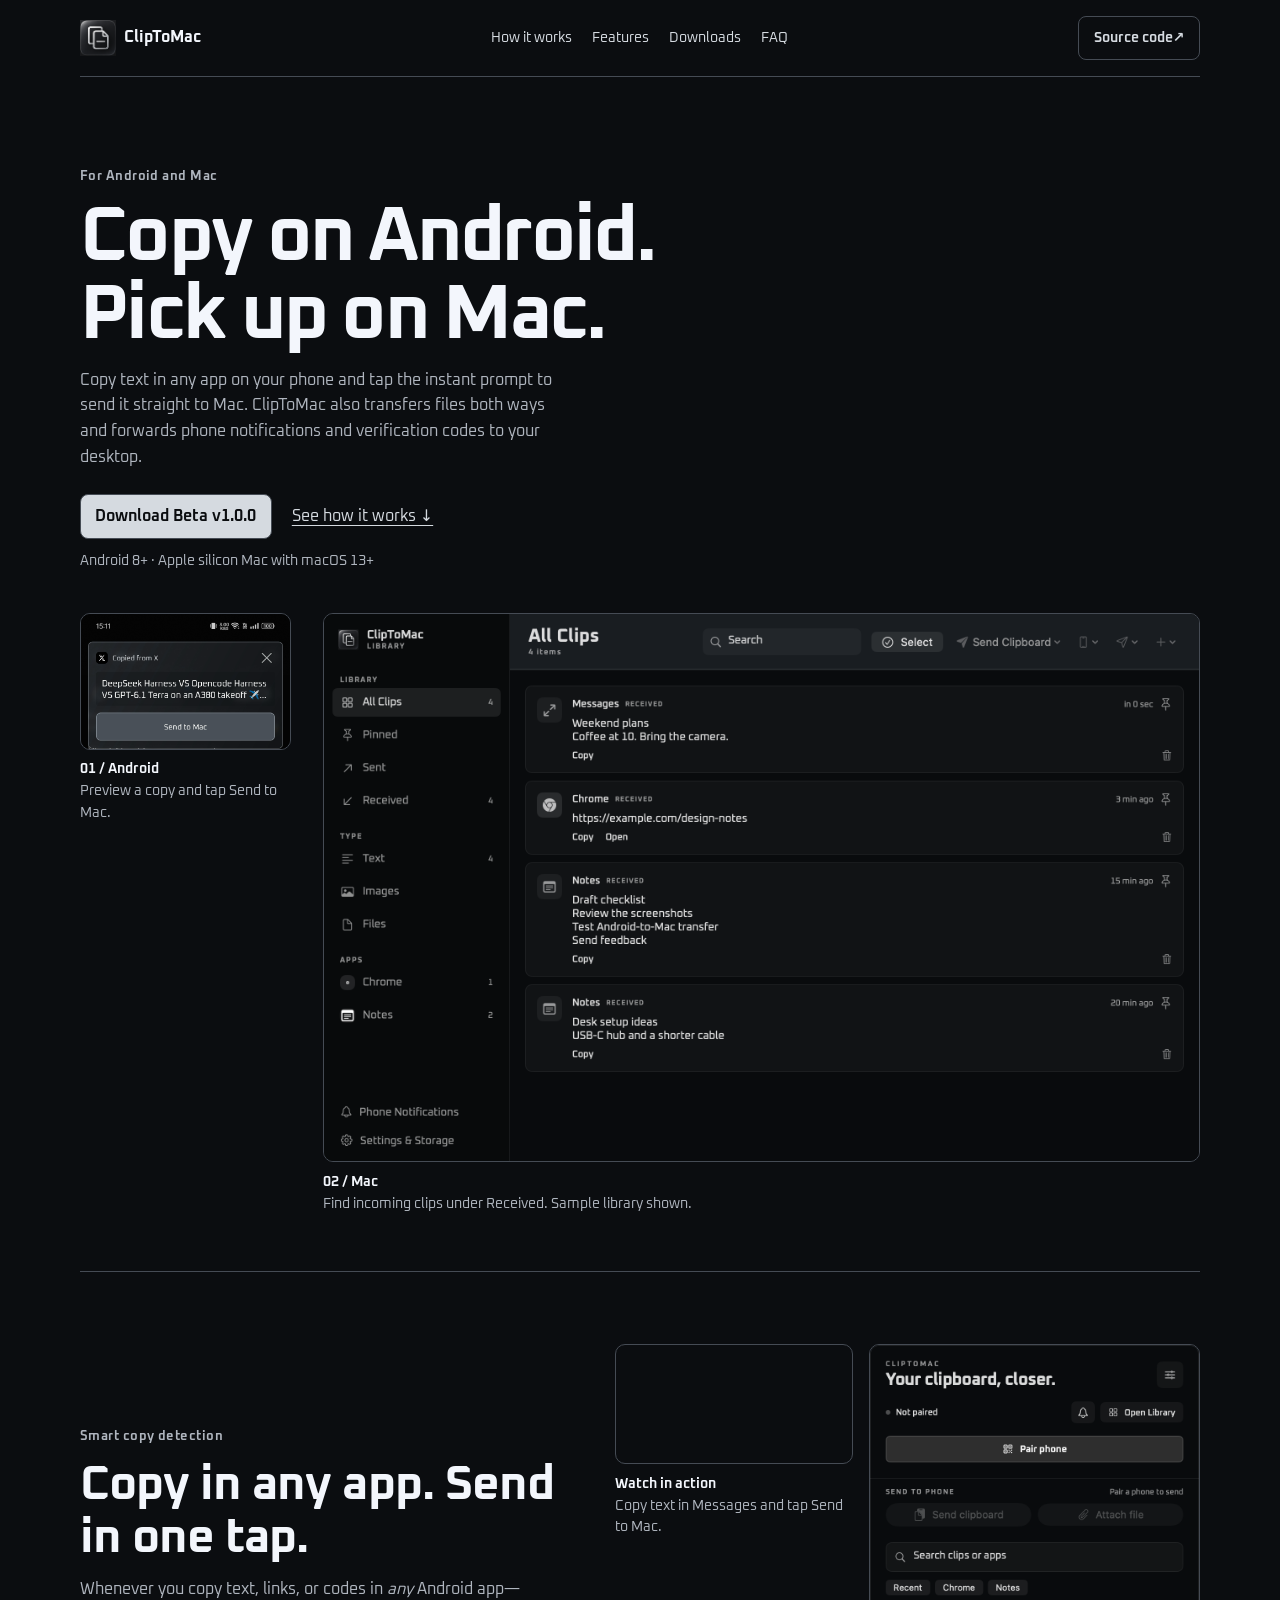
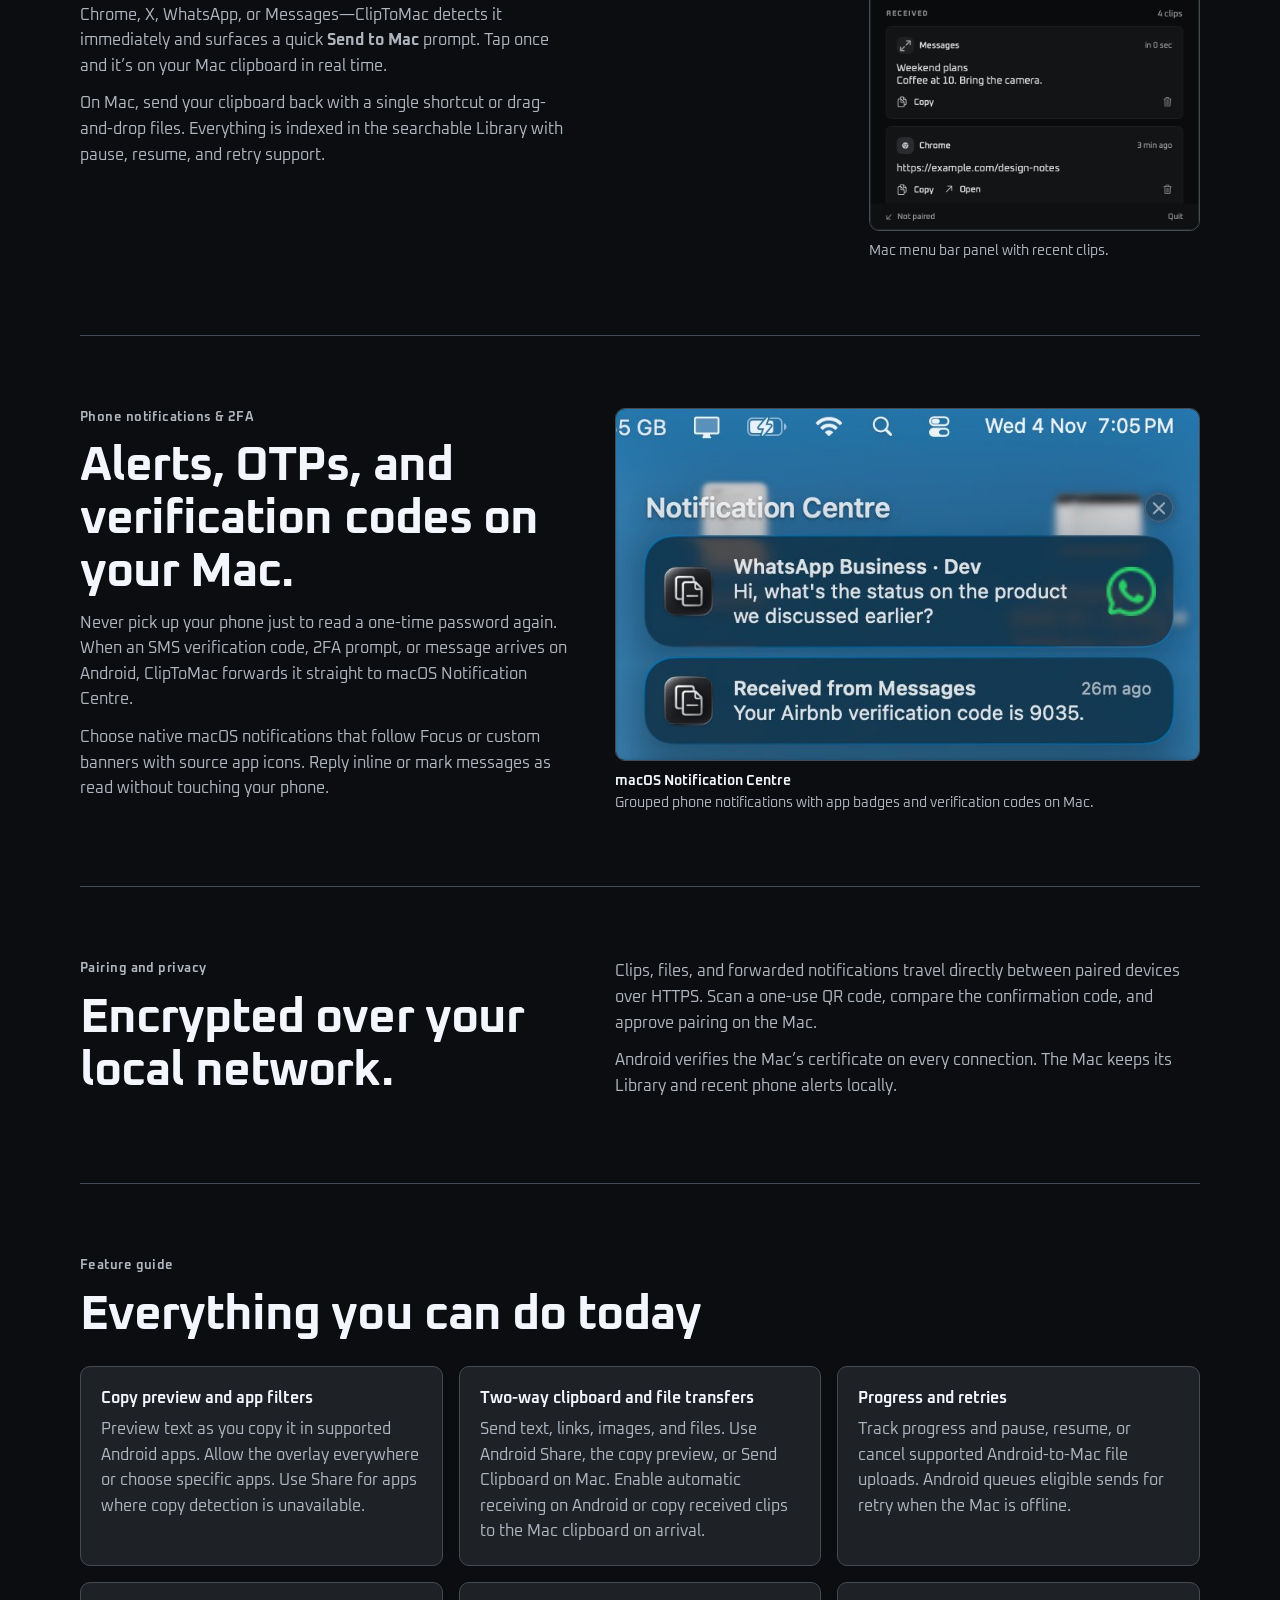
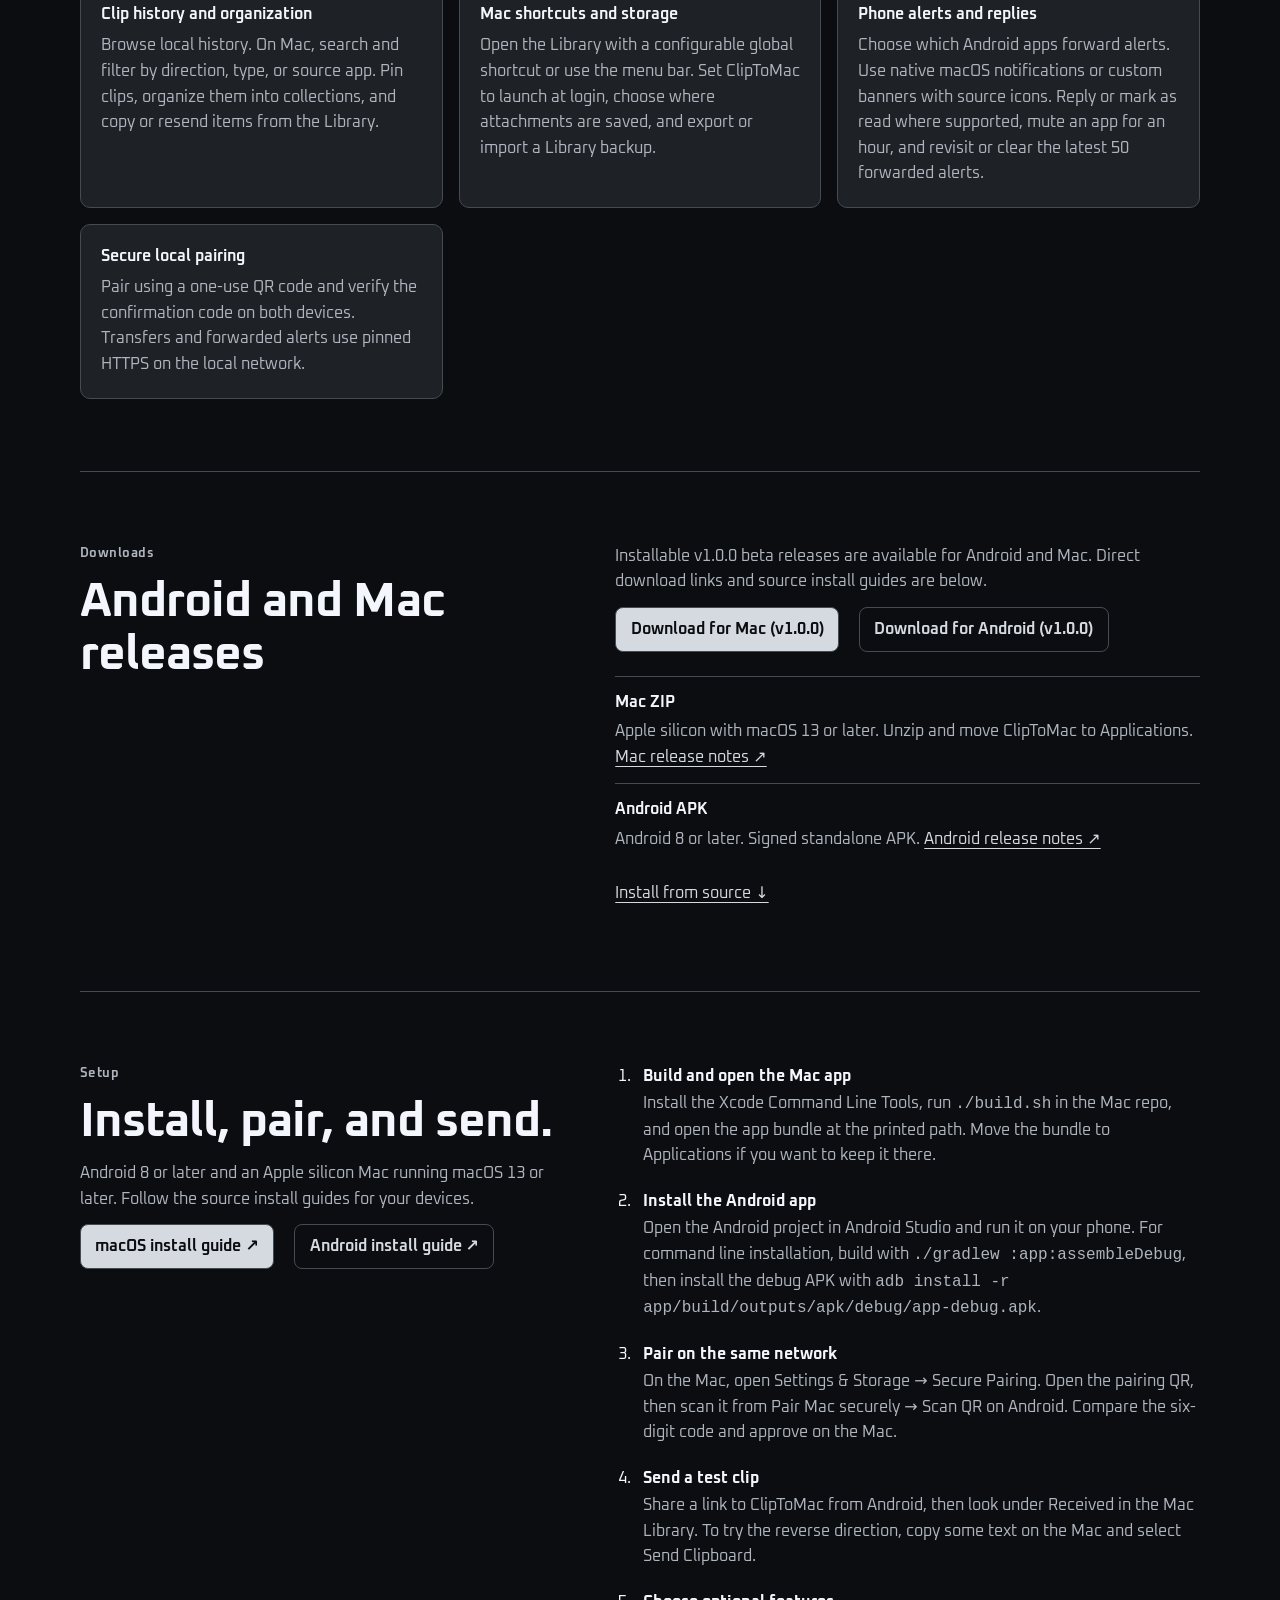
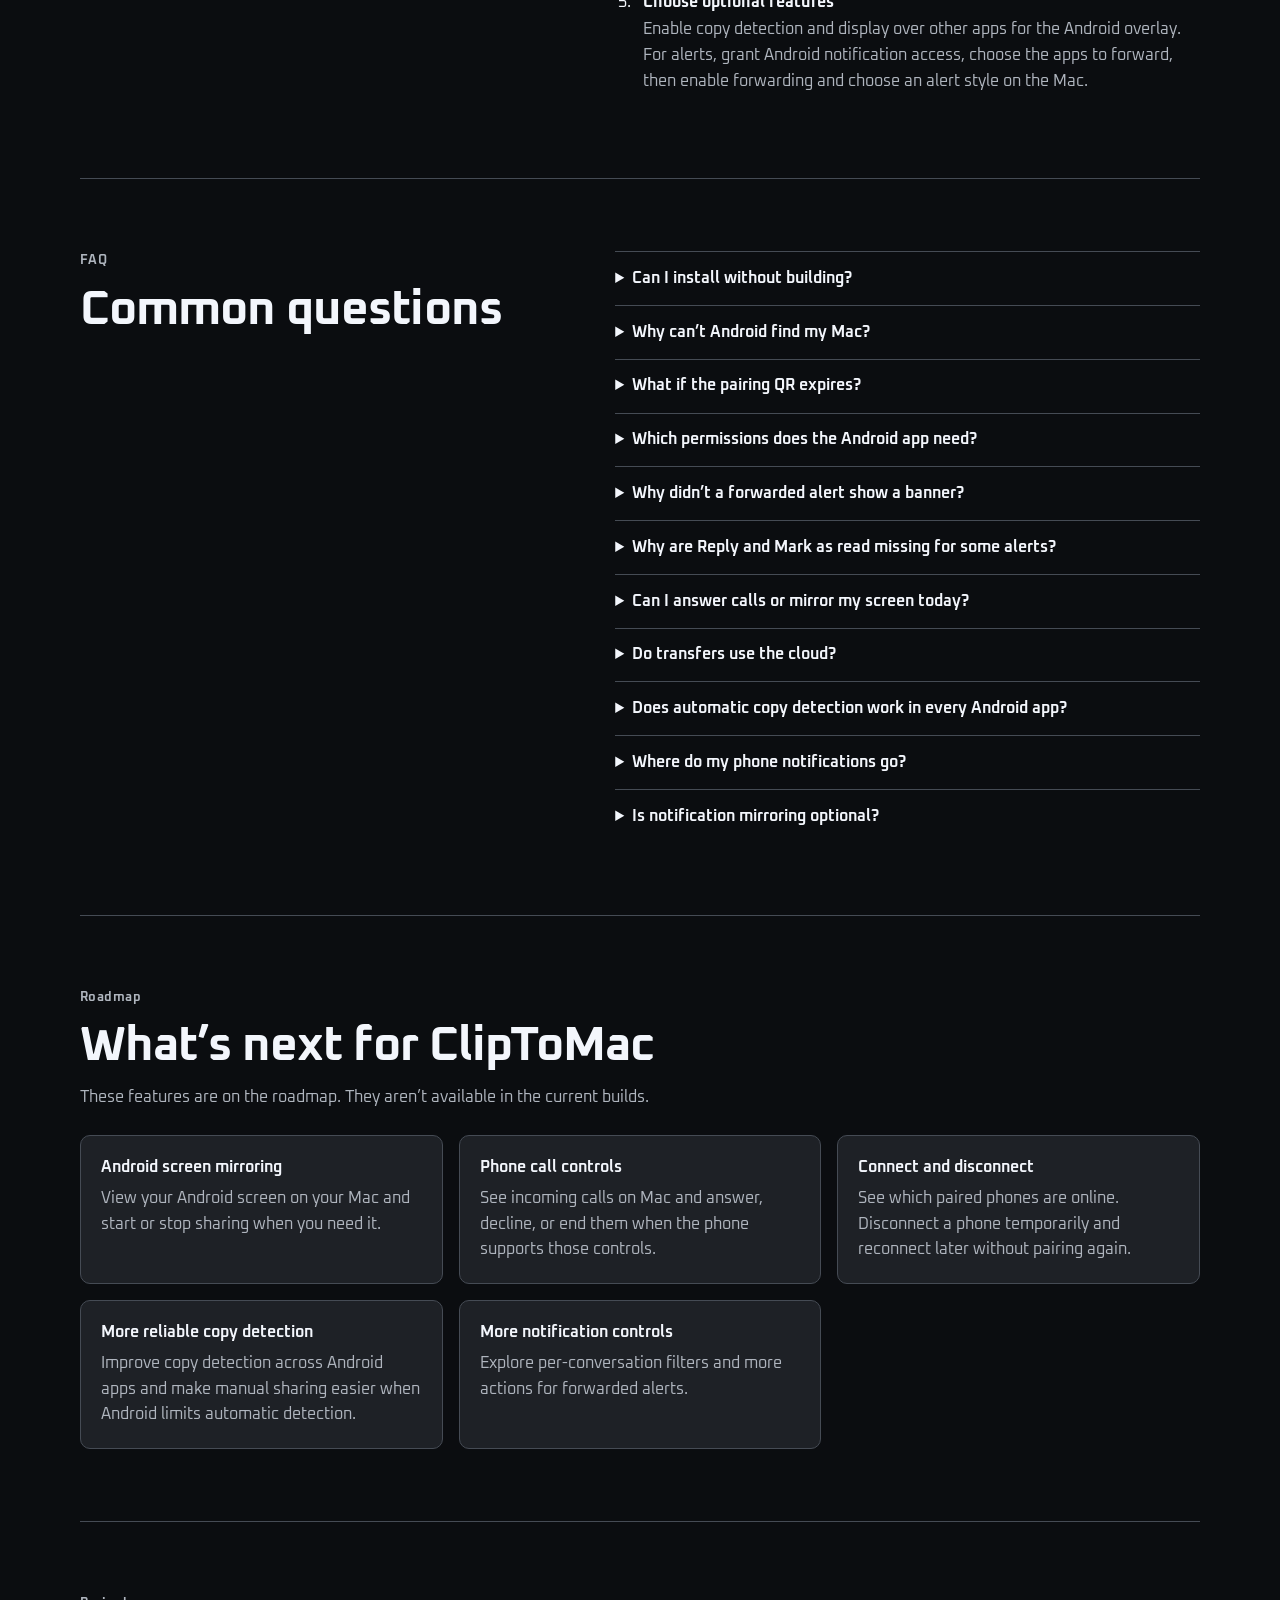
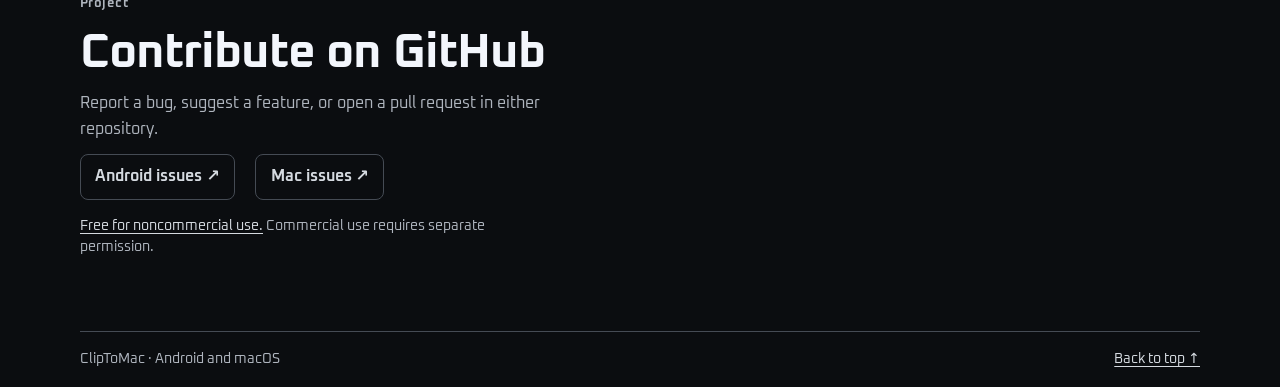
<file: site/index.html>
<!doctype html>
<html lang="en">
<head>
  <meta charset="utf-8">
  <meta name="viewport" content="width=device-width, initial-scale=1">
  <meta name="description" content="Move clips and files between Android and Mac, and see selected phone notifications on your desktop.">
  <meta name="theme-color" content="#0b0d10">
  <title>ClipToMac — Android and Mac, in sync</title>
  <link rel="icon" href="assets/cliptomac.png">
  <link rel="stylesheet" href="style.css">
</head>
<body>
  <a class="skip-link" href="#main">Skip to content</a>
  <header class="shell topbar">
    <a class="brand" href="#"><img src="assets/cliptomac.png" alt="" width="36" height="36">ClipToMac</a>
    <nav aria-label="Main"><a href="#features">How it works</a><a href="#all-features">Features</a><a href="#downloads">Downloads</a><a href="#faq">FAQ</a></nav>
    <a class="button quiet source-link" href="https://github.com/vedraj360/cliptomac-mac">Source code <span aria-hidden="true">↗</span></a>
  </header>
  <main id="main" class="shell">
    <section class="hero" aria-labelledby="hero-title">
      <div class="hero-copy">
        <p class="eyebrow">For Android and Mac</p>
        <h1 id="hero-title">Copy on Android.<br>Pick up on Mac.</h1>
        <p>Copy text in any app on your phone and tap the instant prompt to send it straight to Mac. ClipToMac also transfers files both ways and forwards phone notifications and verification codes to your desktop.</p>
        <div class="hero-actions">
          <a class="button primary" href="#downloads">Download Beta v1.0.0</a>
          <a href="#features">See how it works ↓</a>
        </div>
        <p class="hero-note">Android 8+ · Apple silicon Mac with macOS 13+</p>
      </div>
      <div id="screenshots" class="product-shots">
        <figure class="product-shot product-shot-phone">
          <img src="assets/android-copy-overlay.png" width="720" height="465" alt="ClipToMac copy preview on Android with a Send to Mac button">
          <figcaption><span>01 / Android</span> Preview a copy and tap Send to Mac.</figcaption>
        </figure>
        <figure class="product-shot product-shot-mac">
          <img src="assets/mac-library.png" width="2080" height="1300" alt="Mac Library with sample clips and filters for sent and received items">
          <figcaption><span>02 / Mac</span> Find incoming clips under Received. Sample library shown.</figcaption>
        </figure>
      </div>
    </section>

    <section id="features" class="section feature">
      <div>
        <p class="eyebrow">Smart copy detection</p>
        <h2>Copy in any app. Send in one tap.</h2>
        <p>Whenever you copy text, links, or codes in <em>any</em> Android app—Chrome, X, WhatsApp, or Messages—ClipToMac detects it immediately and surfaces a quick <strong>Send to Mac</strong> prompt. Tap once and it’s on your Mac clipboard in real time.</p>
        <p>On Mac, send your clipboard back with a single shortcut or drag-and-drop files. Everything is indexed in the searchable Library with pause, resume, and retry support.</p>
      </div>
      <div class="feature-captures">
        <figure class="product-shot">
          <video autoplay loop muted playsinline width="576" height="1280">
            <source src="assets/demo.mp4" type="video/mp4">
          </video>
          <figcaption><span>Watch in action</span> Copy text in Messages and tap Send to Mac.</figcaption>
        </figure>
        <figure class="product-shot">
          <img src="assets/mac-menu.png" width="840" height="1240" loading="lazy" alt="ClipToMac menu bar panel with sample clips, search, and Open Library">
          <figcaption>Mac menu bar panel with recent clips.</figcaption>
        </figure>
      </div>
    </section>

    <section id="notifications" class="section split">
      <div>
        <p class="eyebrow">Phone notifications &amp; 2FA</p>
        <h2>Alerts, OTPs, and verification codes on your Mac.</h2>
        <p>Never pick up your phone just to read a one-time password again. When an SMS verification code, 2FA prompt, or message arrives on Android, ClipToMac forwards it straight to macOS Notification Centre.</p>
        <p>Choose native macOS notifications that follow Focus or custom banners with source app icons. Reply inline or mark messages as read without touching your phone.</p>
      </div>
      <div>
        <figure class="product-shot">
          <img src="assets/mac-notification-banner.png" width="756" height="456" loading="lazy" alt="macOS Notification Centre showing forwarded WhatsApp Business and Messages alerts">
          <figcaption><span>macOS Notification Centre</span> Grouped phone notifications with app badges and verification codes on Mac.</figcaption>
        </figure>
      </div>
    </section>

    <section id="security" class="section split">
      <div><p class="eyebrow">Pairing and privacy</p><h2>Encrypted over your local network.</h2></div>
      <div>
        <p>Clips, files, and forwarded notifications travel directly between paired devices over HTTPS. Scan a one-use QR code, compare the confirmation code, and approve pairing on the Mac.</p>
        <p>Android verifies the Mac’s certificate on every connection. The Mac keeps its Library and recent phone alerts locally.</p>
      </div>
    </section>

    <section id="all-features" class="section">
      <p class="eyebrow">Feature guide</p>
      <h2>Everything you can do today</h2>
      <dl class="feature-grid">
        <div><dt>Copy preview and app filters</dt><dd>Preview text as you copy it in supported Android apps. Allow the overlay everywhere or choose specific apps. Use Share for apps where copy detection is unavailable.</dd></div>
        <div><dt>Two-way clipboard and file transfers</dt><dd>Send text, links, images, and files. Use Android Share, the copy preview, or Send Clipboard on Mac. Enable automatic receiving on Android or copy received clips to the Mac clipboard on arrival.</dd></div>
        <div><dt>Progress and retries</dt><dd>Track progress and pause, resume, or cancel supported Android-to-Mac file uploads. Android queues eligible sends for retry when the Mac is offline.</dd></div>
        <div><dt>Clip history and organization</dt><dd>Browse local history. On Mac, search and filter by direction, type, or source app. Pin clips, organize them into collections, and copy or resend items from the Library.</dd></div>
        <div><dt>Mac shortcuts and storage</dt><dd>Open the Library with a configurable global shortcut or use the menu bar. Set ClipToMac to launch at login, choose where attachments are saved, and export or import a Library backup.</dd></div>
        <div><dt>Phone alerts and replies</dt><dd>Choose which Android apps forward alerts. Use native macOS notifications or custom banners with source icons. Reply or mark as read where supported, mute an app for an hour, and revisit or clear the latest 50 forwarded alerts.</dd></div>
        <div><dt>Secure local pairing</dt><dd>Pair using a one-use QR code and verify the confirmation code on both devices. Transfers and forwarded alerts use pinned HTTPS on the local network.</dd></div>
      </dl>
    </section>

    <section id="downloads" class="section split">
      <div><p class="eyebrow">Downloads</p><h2>Android and Mac releases</h2></div>
      <div>
        <p>Installable v1.0.0 beta releases are available for Android and Mac. Direct download links and source install guides are below.</p>
        <div class="setup-links" style="margin-bottom: 1.5rem;">
          <a class="button primary" href="https://github.com/vedraj360/cliptomac-mac/releases/download/v1.0.0/ClipToMac-macos-arm64.zip">Download for Mac (v1.0.0)</a>
          <a class="button quiet" href="https://github.com/vedraj360/cliptomac-android/releases/download/v1.0.0/ClipToMac-android.apk">Download for Android (v1.0.0)</a>
        </div>
        <dl class="feature-list">
          <div><dt>Mac ZIP</dt><dd>Apple silicon with macOS 13 or later. Unzip and move ClipToMac to Applications. <a href="https://github.com/vedraj360/cliptomac-mac/releases/tag/v1.0.0">Mac release notes ↗</a></dd></div>
          <div><dt>Android APK</dt><dd>Android 8 or later. Signed standalone APK. <a href="https://github.com/vedraj360/cliptomac-android/releases/tag/v1.0.0">Android release notes ↗</a></dd></div>
        </dl>
        <p><a href="#setup">Install from source ↓</a></p>
      </div>
    </section>

    <section id="setup" class="section setup">
      <div>
        <p class="eyebrow">Setup</p>
        <h2>Install, pair, and send.</h2>
        <p>Android 8 or later and an Apple silicon Mac running macOS 13 or later. Follow the source install guides for your devices.</p>
        <div class="setup-links">
          <a class="button primary" href="https://github.com/vedraj360/cliptomac-mac#install-from-source">macOS install guide ↗</a>
          <a class="button quiet" href="https://github.com/vedraj360/cliptomac-android#install-from-source">Android install guide ↗</a>
        </div>
      </div>
      <ol>
        <li><div><h3>Build and open the Mac app</h3><p>Install the Xcode Command Line Tools, run <code>./build.sh</code> in the Mac repo, and open the app bundle at the printed path. Move the bundle to Applications if you want to keep it there.</p></div></li>
        <li><div><h3>Install the Android app</h3><p>Open the Android project in Android Studio and run it on your phone. For command line installation, build with <code>./gradlew :app:assembleDebug</code>, then install the debug APK with <code>adb install -r app/build/outputs/apk/debug/app-debug.apk</code>.</p></div></li>
        <li><div><h3>Pair on the same network</h3><p>On the Mac, open Settings &amp; Storage → Secure Pairing. Open the pairing QR, then scan it from Pair Mac securely → Scan QR on Android. Compare the six-digit code and approve on the Mac.</p></div></li>
        <li><div><h3>Send a test clip</h3><p>Share a link to ClipToMac from Android, then look under Received in the Mac Library. To try the reverse direction, copy some text on the Mac and select Send Clipboard.</p></div></li>
        <li><div><h3>Choose optional features</h3><p>Enable copy detection and display over other apps for the Android overlay. For alerts, grant Android notification access, choose the apps to forward, then enable forwarding and choose an alert style on the Mac.</p></div></li>
      </ol>
    </section>

    <section id="faq" class="section faq">
      <div><p class="eyebrow">FAQ</p><h2>Common questions</h2></div>
      <div>
        <details><summary>Can I install without building?</summary><p>Yes. Pre-built v1.0.0 beta packages for Mac and Android are available in the <a href="#downloads">Downloads</a> section above. The source guides below in Setup cover building either app from source.</p></details>
        <details><summary>Why can’t Android find my Mac?</summary><p>Keep ClipToMac open on the Mac and check that both devices are on the same network. Guest Wi-Fi can isolate devices. If macOS asks for local network access, allow ClipToMac to connect.</p></details>
        <details><summary>What if the pairing QR expires?</summary><p>Open a fresh pairing QR on the Mac and scan it again. Compare the six-digit code before approving.</p></details>
        <details><summary>Which permissions does the Android app need?</summary><p>Camera access is used to scan a pairing QR. The copy overlay uses accessibility and display-over-other-apps access. Notification forwarding uses notification access. You can share clips manually without enabling the overlay or forwarding.</p></details>
        <details><summary>Why didn’t a forwarded alert show a banner?</summary><p>Check app selection and forwarding on both devices. For macOS notifications, also check ClipToMac’s notification permissions, banner style, and the active Focus. The Library keeps recent forwarded alerts.</p></details>
        <details><summary>Why are Reply and Mark as read missing for some alerts?</summary><p>ClipToMac only offers actions that the Android notification supports. In macOS Notification Center, some actions may be under Options.</p></details>
        <details><summary>Can I answer calls or mirror my screen today?</summary><p>Call controls and screen mirroring are on the roadmap.</p></details>
        <details><summary>Do transfers use the cloud?</summary><p>Transfers go directly between paired devices on your local network using pinned HTTPS.</p></details>
        <details><summary>Does automatic copy detection work in every Android app?</summary><p>Android and the source app can limit copy detection. Use the Android Share menu if a copy is missed.</p></details>
        <details><summary>Where do my phone notifications go?</summary><p>Choose native macOS notifications for Notification Center and Focus, or custom banners for the source app icon and inline controls. The Mac Library keeps the latest 50 forwarded alerts locally. You can clear them there.</p></details>
        <details><summary>Is notification mirroring optional?</summary><p>Yes. Enable notification access on Android and choose which apps can forward alerts. You can turn forwarding off at any time.</p></details>
      </div>
    </section>

    <section id="roadmap" class="section">
      <p class="eyebrow">Roadmap</p>
      <h2>What’s next for ClipToMac</h2>
      <p>These features are on the roadmap. They aren’t available in the current builds.</p>
      <dl class="feature-grid">
        <div><dt>Android screen mirroring</dt><dd>View your Android screen on your Mac and start or stop sharing when you need it.</dd></div>
        <div><dt>Phone call controls</dt><dd>See incoming calls on Mac and answer, decline, or end them when the phone supports those controls.</dd></div>
        <div><dt>Connect and disconnect</dt><dd>See which paired phones are online. Disconnect a phone temporarily and reconnect later without pairing again.</dd></div>
        <div><dt>More reliable copy detection</dt><dd>Improve copy detection across Android apps and make manual sharing easier when Android limits automatic detection.</dd></div>
        <div><dt>More notification controls</dt><dd>Explore per-conversation filters and more actions for forwarded alerts.</dd></div>
      </dl>
    </section>

    <section id="contribute" class="section contribute">
      <p class="eyebrow">Project</p>
      <h2>Contribute on GitHub</h2>
      <p>Report a bug, suggest a feature, or open a pull request in either repository.</p>
      <div class="setup-links">
        <a class="button quiet" href="https://github.com/vedraj360/cliptomac-android/issues">Android issues ↗</a>
        <a class="button quiet" href="https://github.com/vedraj360/cliptomac-mac/issues">Mac issues ↗</a>
      </div>
      <p class="license"><a href="https://github.com/vedraj360/cliptomac-mac/blob/main/LICENSE">Free for noncommercial use.</a> Commercial use requires separate permission.</p>
    </section>
  </main>
  <footer class="shell"><span>ClipToMac · Android and macOS</span><a href="#">Back to top ↑</a></footer>
</body>
</html>
</file>
<file: site/style.css>
@font-face {
  font-family: Oxanium;
  src: url("assets/fonts/oxanium-latin.woff2") format("woff2");
  font-style: normal;
  font-weight: 400 800;
  font-display: swap;
}

:root {
  color-scheme: dark;
  --bg: #0b0d10;
  --surface: #1e2126;
  --ink: #f3f6fc;
  --muted: #afb5be;
  --accent: #d5dae0;
  --line: #454b54;
}

* { box-sizing: border-box; }

body {
  margin: 0;
  background: var(--bg);
  color: var(--ink);
  font: 1rem/1.6 Oxanium, system-ui, sans-serif;
}

.shell { width: min(1120px, calc(100% - 2.5rem)); margin-inline: auto; }
a { color: var(--accent); text-underline-offset: .22em; }
a:hover { color: var(--ink); }
:focus-visible { outline: 2px solid var(--accent); outline-offset: 4px; }
.skip-link { position: absolute; left: 1rem; top: 1rem; transform: translateY(-200%); padding: .5rem 1rem; background: var(--surface); }
.skip-link:focus { transform: none; }

.topbar, .brand, nav, .hero-actions, .setup-links, footer {
  display: flex;
  flex-wrap: wrap;
  align-items: center;
  gap: .75rem 1.25rem;
}

.topbar, footer { justify-content: space-between; padding-block: 1rem; }
.topbar { border-bottom: 1px solid var(--line); }
.brand { gap: .5rem; color: var(--ink); font-weight: 700; }
.brand, nav a, .button { text-decoration: none; }
nav, footer, .source-link { font-size: .875rem; }

.button {
  display: inline-flex;
  align-items: center;
  min-height: 44px;
  padding: .55rem .9rem;
  border: 1px solid var(--line);
  border-radius: 8px;
  font-weight: 650;
}

.button.primary { background: var(--accent); color: var(--bg); }
.button.primary:hover { background: var(--ink); }
.button.quiet:hover { background: var(--surface); }

h1, h2, h3, p { margin: 0 0 .75rem; }
h1 { font-size: clamp(2.55rem, 6vw, 5.2rem); line-height: 1.02; letter-spacing: -.035em; }
h2 { font-size: clamp(1.8rem, 4vw, 3rem); line-height: 1.1; letter-spacing: -.02em; }
h3 { font-size: 1rem; line-height: 1.4; }
p, figcaption, footer { color: var(--muted); }
.eyebrow { font-size: .8rem; font-weight: 650; letter-spacing: .035em; }
.hero { padding-block: clamp(3rem, 7vw, 6rem) 3.5rem; border-bottom: 1px solid var(--line); }
.hero-copy > p:not(.eyebrow) { max-width: 53ch; }
.hero-actions { margin-block: 1.5rem .75rem; }
.hero-note { font-size: .85rem; }

.product-shots {
  display: grid;
  grid-template-columns: minmax(0, .24fr) minmax(0, 1fr);
  align-items: start;
  gap: clamp(1rem, 3vw, 2rem);
  margin-top: 2.5rem;
}

.product-shot { margin: 0; }
.product-shot img, .product-shot video { display: block; width: 100%; height: auto; border: 1px solid var(--line); border-radius: 10px; }
figcaption { margin-top: .6rem; font-size: .85rem; }
figcaption span { display: block; color: var(--ink); font-weight: 650; }

.section { padding-block: clamp(2.5rem, 6vw, 4.5rem); border-bottom: 1px solid var(--line); }
.split, .setup, .faq, .feature { display: grid; grid-template-columns: minmax(0, 1fr) minmax(0, 1.2fr); gap: 1.5rem 3rem; align-items: start; }
.feature { align-items: center; }
.feature p, .contribute p { max-width: 56ch; }
.feature-captures { display: grid; grid-template-columns: minmax(0, .72fr) minmax(0, 1fr); align-items: start; gap: 1rem; }
.setup ol { margin: 0; padding-left: 1.25rem; }
.setup li { padding-left: .5rem; }
.setup li + li { margin-top: 1.25rem; }
.setup h3 { margin-bottom: .25rem; }
.setup code { overflow-wrap: anywhere; }
details { border-top: 1px solid var(--line); padding-block: .85rem; }
details p { margin: .65rem 0 0; }
summary { cursor: pointer; font-weight: 650; }
.license { margin: 1rem 0 0; font-size: .85rem; }

@media (max-width: 650px) {
  .topbar nav { order: 1; width: 100%; }
  .product-shots, .split, .setup, .faq, .feature { grid-template-columns: 1fr; }
  .product-shot-phone { width: min(62%, 210px); justify-self: center; }
}

.feature-list { margin: 0 0 1rem; }
.feature-list > div { padding-block: .8rem; border-top: 1px solid var(--line); }
.feature-list dt { font-weight: 650; }
.feature-list dd { margin: .25rem 0 0; color: var(--muted); }

.feature-grid {
  display: grid;
  grid-template-columns: repeat(auto-fit, minmax(min(100%, 17rem), 1fr));
  gap: 1rem;
  margin: 1.5rem 0 0;
}

.feature-grid > div {
  padding: 1.25rem;
  border: 1px solid var(--line);
  border-radius: 10px;
  background: var(--surface);
}

.feature-grid dt { font-weight: 650; line-height: 1.4; }
.feature-grid dd { margin: .5rem 0 0; color: var(--muted); }
</file>
